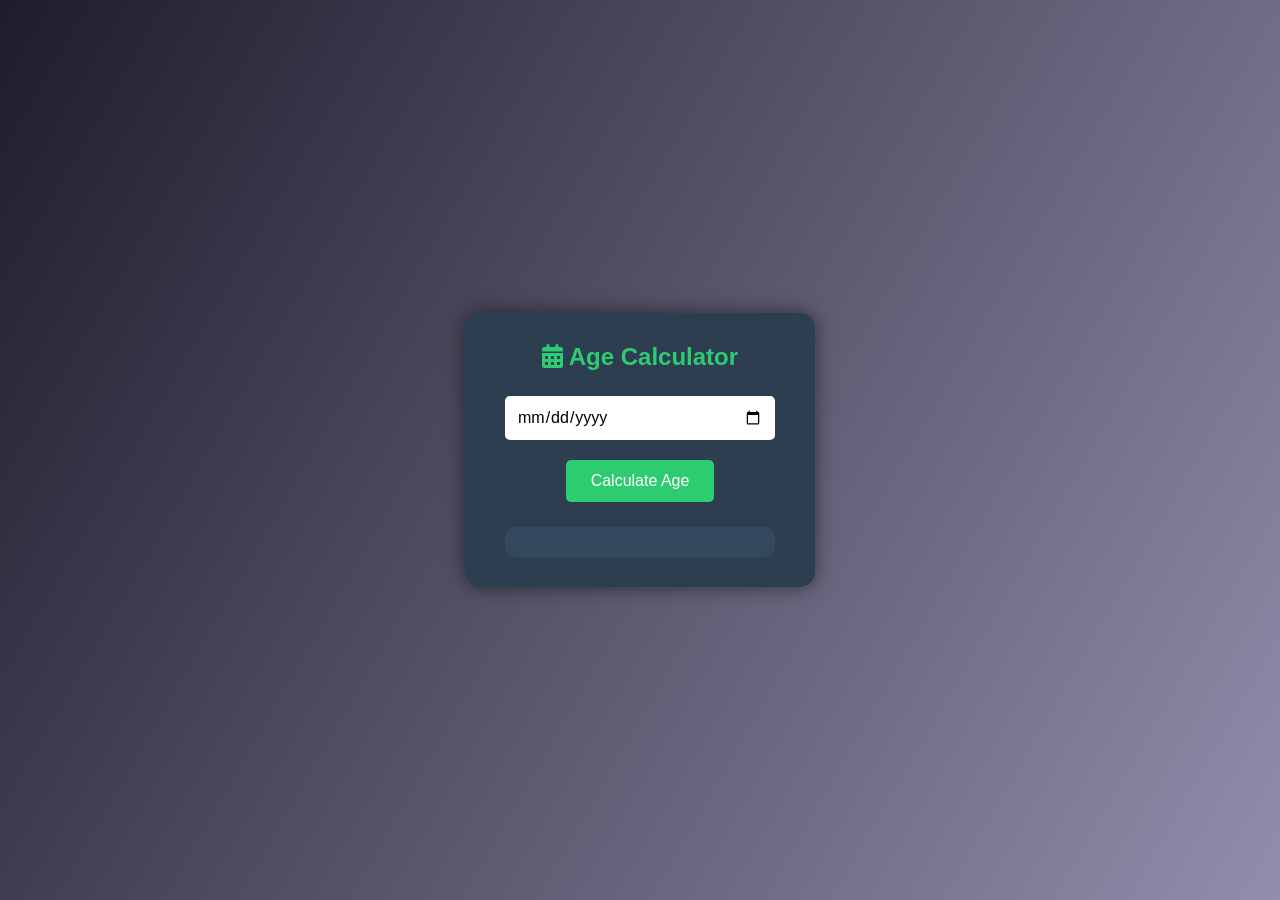
<file: Age Calculator/index.html>
<!DOCTYPE html>
<html lang="en">
  <head>
    <meta charset="UTF-8" />
    <meta name="viewport" content="width=device-width, initial-scale=1.0" />
    <title>Age Calculator</title>
    <link rel="stylesheet" href="https://cdnjs.cloudflare.com/ajax/libs/font-awesome/6.5.0/css/all.min.css"/>
    <link rel="stylesheet" href="style.css">
  </head>
  <body>
    <div class="container">
      <h2><i class="fas fa-calendar-alt"></i> Age Calculator</h2>
      <input type="date" id="dob" />
      <button onclick="calculateAge()">Calculate Age</button>

      <div class="result" id="result"></div>
    </div>

    <script src="script.js"></script>
  </body>
</html>
</file>
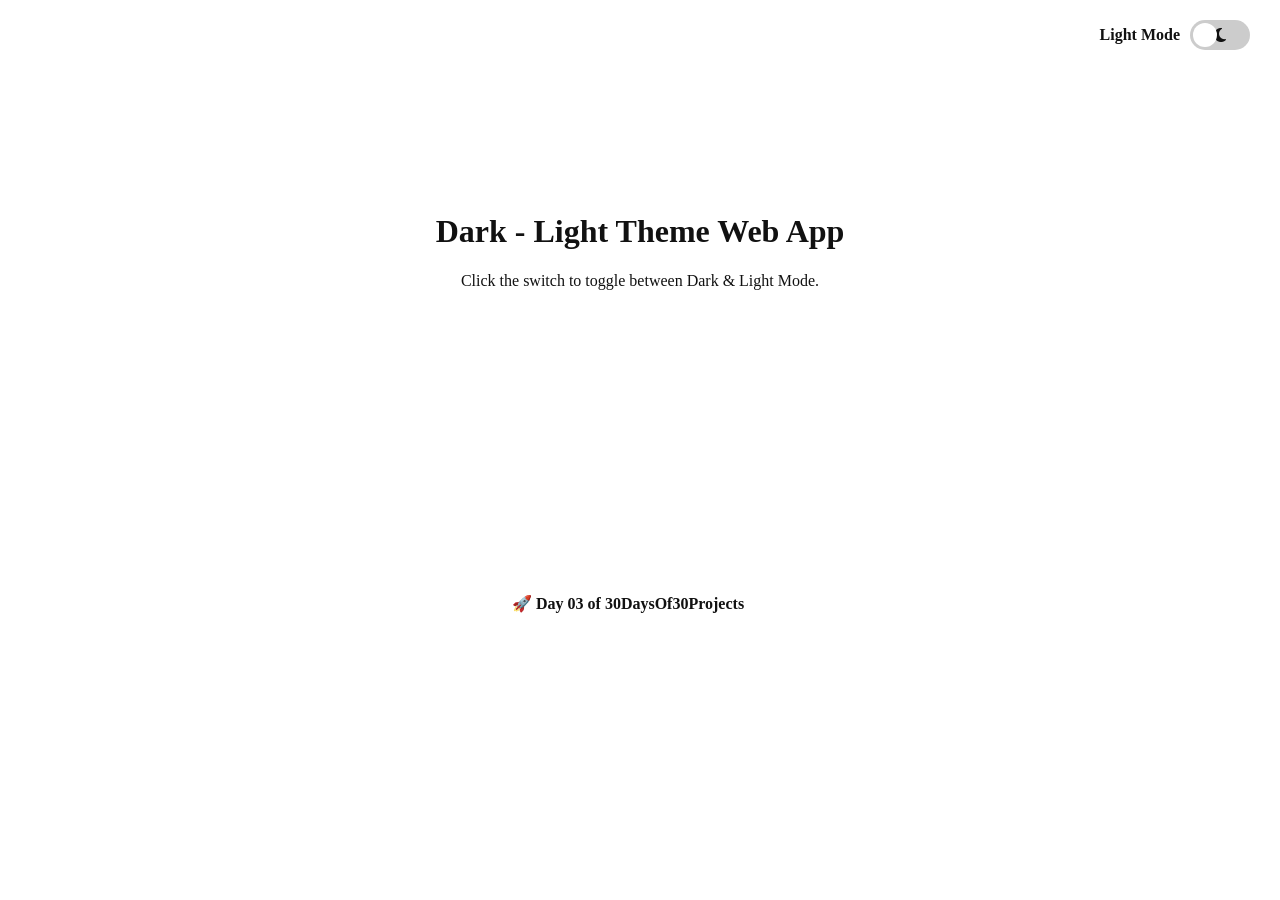
<file: Dark & Light Mode/index.html>
<!DOCTYPE html>
<html lang="en">
<head>
  <meta charset="UTF-8">
  <title>Dark/Light Mode Switcher</title>
  <link rel="stylesheet" href="style.css">
  <link rel="stylesheet" href="https://cdnjs.cloudflare.com/ajax/libs/font-awesome/6.5.0/css/all.min.css">
</head>
<body>
  <div class="theme-switch-wrapper">
    <span class="theme-label" id="theme-name">Light Mode</span>
    <label class="switch">
      <input type="checkbox" id="theme-toggle">
      <span class="slider round"><i id="theme-icon" class="fas fa-moon"></i></span>
    </label>
  </div>

  <div class="container">
    <h1>Dark - Light Theme Web App</h1>
    <p>Click the switch to toggle between Dark & Light Mode.</p>
    <p class="day" id="day">🚀 Day 03 of 30DaysOf30Projects</p>
  </div>

  <script src="script.js"></script>
</body>
</html>
</file>
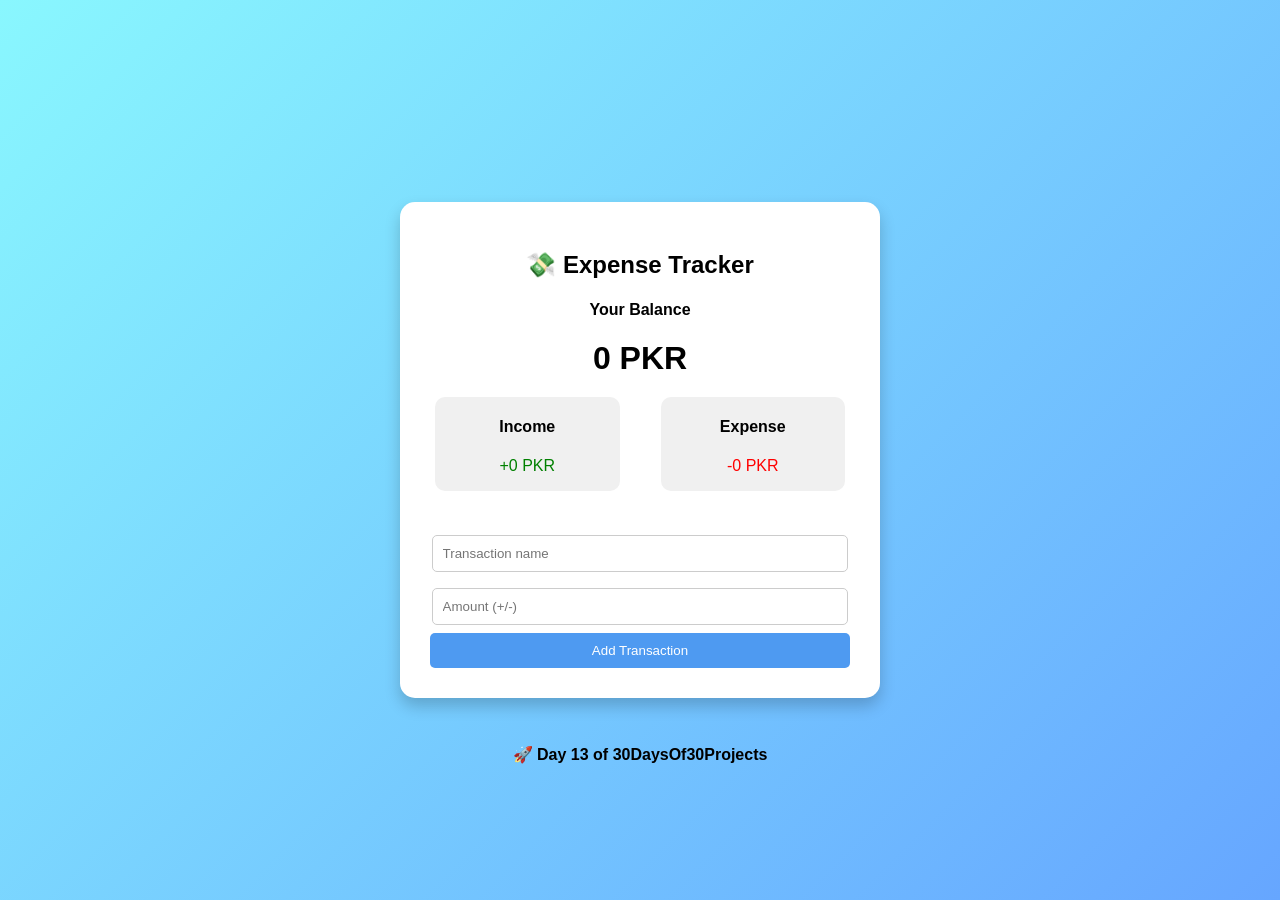
<file: Expense Tracker/index.html>
<!DOCTYPE html>
<html lang="en">
  <head>
    <meta charset="UTF-8" />
    <meta name="viewport" content="width=device-width, initial-scale=1.0" />
    <title>Expense Tracker</title>
    <link rel="stylesheet" href="style.css" />
  </head>
  <body>
    <h2 class="day">🚀 Day 13 of 30DaysOf30Projects</h2>

    <div class="container">
      <h2>💸 Expense Tracker</h2>

      <div class="balance-section">
        <h4>Your Balance</h4>
        <h1 id="balance">0 PKR</h1>
      </div>

      <div class="inc-exp">
        <div>
          <h4>Income</h4>
          <p id="income">+0 PKR</p>
        </div>
        <div>
          <h4>Expense</h4>
          <p id="expense">-0 PKR</p>
        </div>
      </div>

      <ul id="history" class="history-list">
        <!-- Transactions appear here -->
      </ul>

      <form id="transaction-form">
        <input type="text" id="desc" placeholder="Transaction name" required />
        <input type="number" id="amt" placeholder="Amount (+/-)" required />
        <button type="submit">Add Transaction</button>
      </form>
    </div>

    <script src="script.js"></script>
  </body>
</html>
</file>
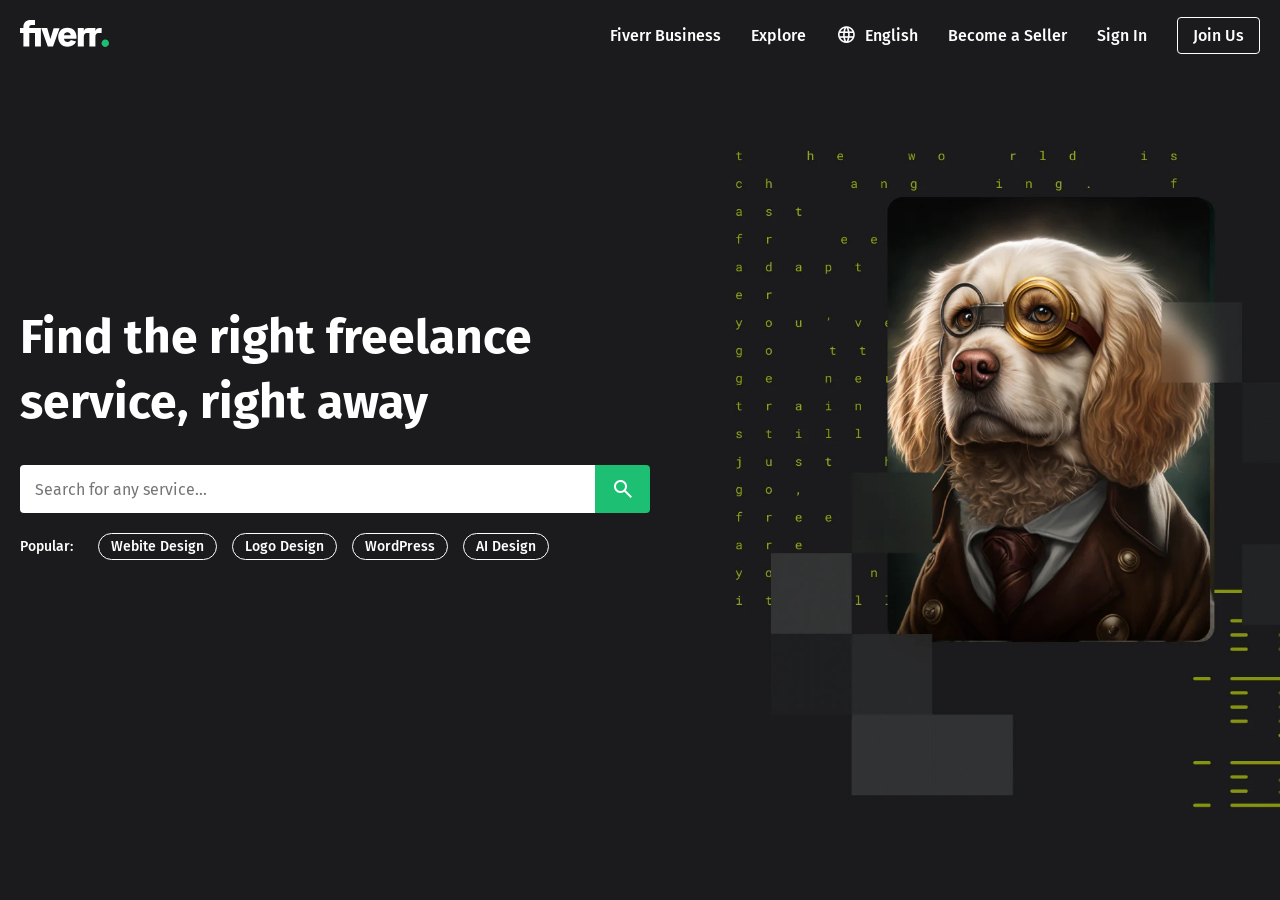
<file: Fiverr Landing Page Clone/index.html>
<!DOCTYPE html>
<html lang="en">
<head>
  <meta charset="UTF-8">
  <meta name="viewport" content="width=device-width, initial-scale=1.0">
  <title>Fiverr Landing Page Clone</title>
  
  <!-- Icon Link -->
  <link rel="stylesheet" href="https://fonts.googleapis.com/css2?family=Material+Symbols+Outlined:opsz,wght,FILL,GRAD@48,400,0,0">
  <link rel="stylesheet" href="style.css">
</head>
<body>

  <header>
    <nav class="navbar">
      
      <a href="#" class="logo">
        <img src="images/logo.svg" alt="Fiver Logo">
      </a>
      
      <ul class="menu-links">
        <li><a href="#">Fiverr Business</a></li>
        <li><a href="#" >Explore</a></li>
        <li class="language-item">
         <a href="#"> <span class="material-symbols-outlined">language</span>English</a>
        </li>
        <li><a href="#">Become a Seller</a></li>
        <li><a href="#">Sign In</a></li>
        <li class="join-btn"><a href="#">Join Us</a></li>
        <span id="close-menu-btn" class="material-symbols-outlined">X</span>
      </ul>

      <span id="hamburger-btn" class="material-symbols-outlined">menu</span>
    </nav>
  </header>

  <section class="hero-section">
    <div class="content">
      <h1>Find the right freelance service, right away</h1>
      
      <form action="#" class="search-form">
        <input type="text" placeholder="Search for any service..." required>
        <button class="material-symbols-outlined" type="sumbit">search</button>
      </form>

      <div class="popular-tags">
        Popular:
        <ul class="tags">
          <li><a href="#">Webite Design</a></li>
          <li><a href="#">Logo Design</a></li>
          <li><a href="#">WordPress</a></li>
          <li><a href="#">AI Design</a></li>
        </ul>
      </div>
    </div>
  </section>

  <script src="script.js"></script>
</body>
</html>
</file>
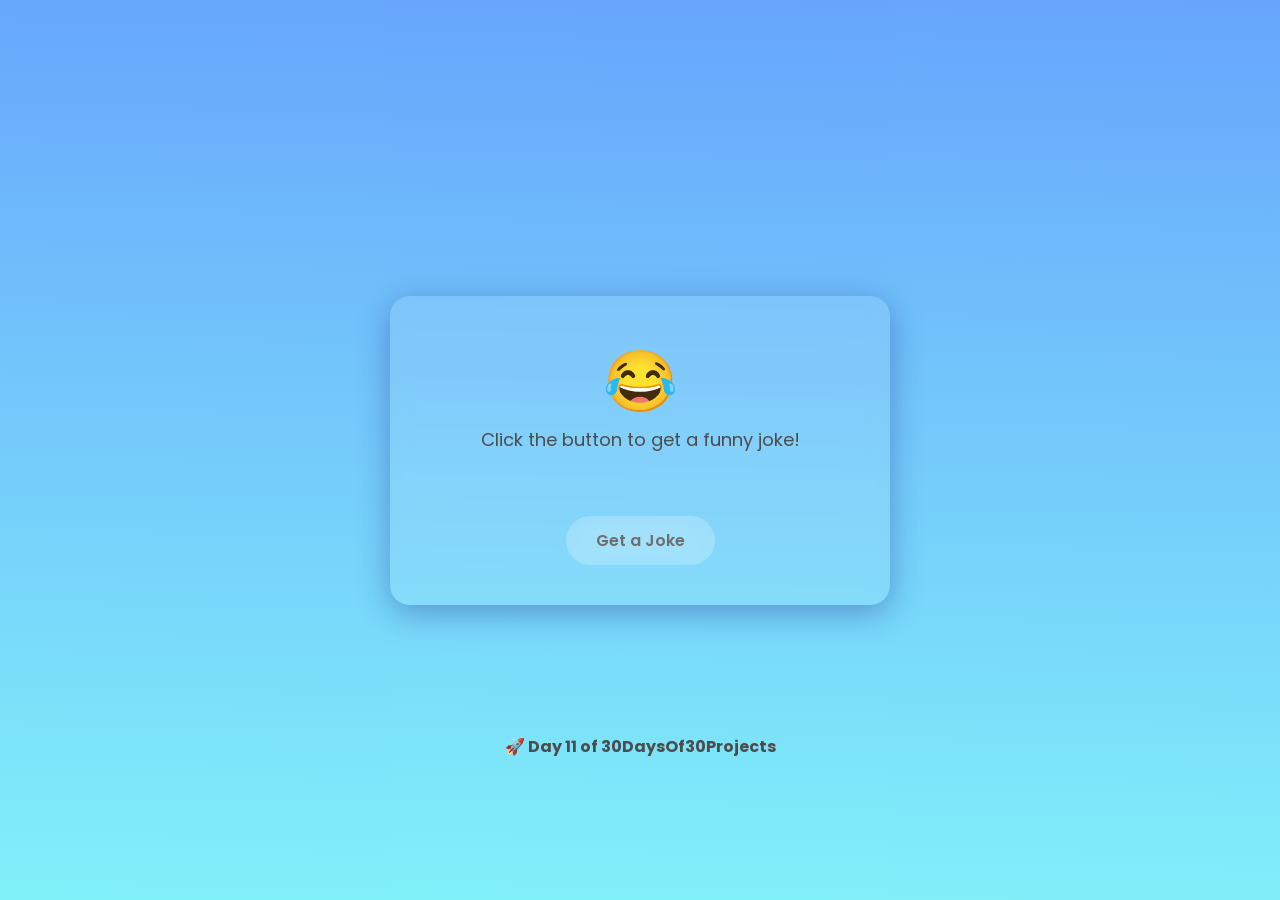
<file: Generate Jokes - API/index.html>
<!DOCTYPE html>
<html lang="en">
<head>
    <title>Joke Generator</title>
    <link rel="stylesheet" href="style.css">
    <link href="https://fonts.googleapis.com/css2?family=Poppins:wght@400;600&display=swap" rel="stylesheet">
</head>
<body>
    <h2 class="day">🚀 Day 11 of 30DaysOf30Projects</h2>

    <div class="container">
        <div class="panel">
            <span class="emoji">😂</span>
            <p id="jokePera">Click the button to get a funny joke!</p>
            <button id="btn">Get a Joke</button>
        </div>
    </div>

    <script src="script.js"></script>
</body>
</html>
</file>
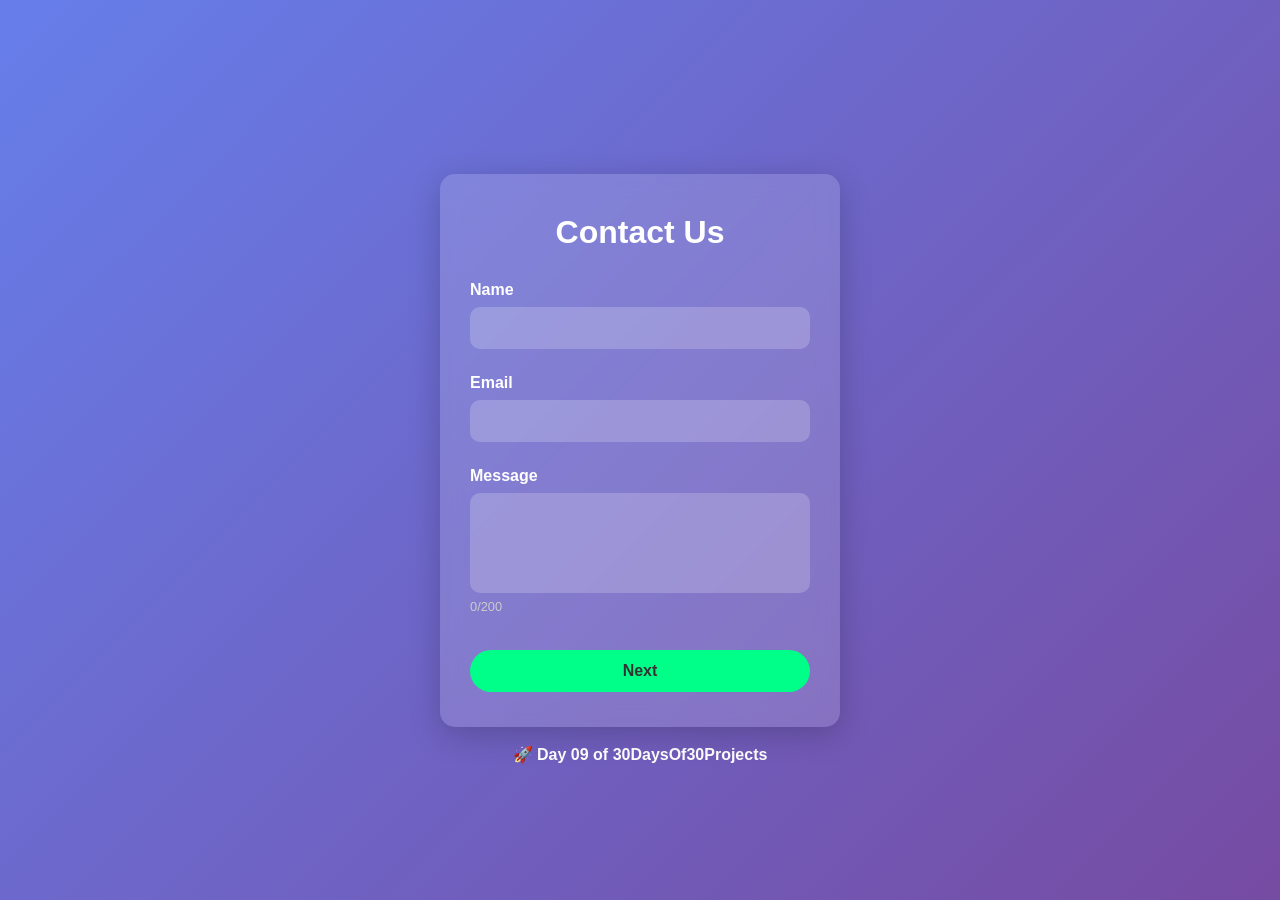
<file: Login Form/index.html>
<!DOCTYPE html>
<html lang="en">
<head>
  <meta charset="UTF-8" />
  <meta name="viewport" content="width=device-width, initial-scale=1.0" />
  <title>Contact Form</title>
  <link rel="stylesheet" href="style.css" />
</head>
<body>
  <h2 class="day">🚀 Day 09 of 30DaysOf30Projects</h2>

  <div class="form-container">
    <form id="contactForm">
      <h2 class="form-title">Contact Us</h2>

      <!-- Step 1 -->
      <div class="form-step" id="step1">
        <div class="input-group">
          <label for="name">Name</label>
          <input type="text" id="name" required />
          <small class="error" id="nameError"></small>
        </div>

        <div class="input-group">
          <label for="email">Email</label>
          <input type="email" id="email" required />
          <small class="error" id="emailError"></small>
        </div>

        <div class="input-group">
          <label for="message">Message</label>
          <textarea id="message" maxlength="200" required></textarea>
          <small class="counter"><span id="charCount">0</span>/200</small>
          <small class="error" id="messageError"></small>
        </div>

        <button type="button" class="next-btn">Next</button>
      </div>

      <!-- Step 2 Captcha & Submit -->
      <div class="form-step" id="step2" style="display: none">
        <div class="input-group">
          <label id="captchaQuestion">Solve: 0 + 0 = ?</label>
          <input type="text" id="captchaAnswer" required />
          <small class="error" id="captchaError"></small>
        </div>

        <div class="buttons">
          <button type="button" class="back-btn">Back</button>
          <button type="submit" id="submitBtn">Submit</button>
        </div>
      </div>

      <div class="loading" id="loading" style="display: none"> ⏳ Sending... </div>
    </form>
  </div>

  <!-- Success -->
  <div class="modal" id="successModal">
    <div class="modal-content">
      <p>✅ Message Sent Successfully!</p>
      <button onclick="closeModal()">Close</button>
    </div>
  </div>

  <script src="script.js"></script>
</body>
</html>
</file>
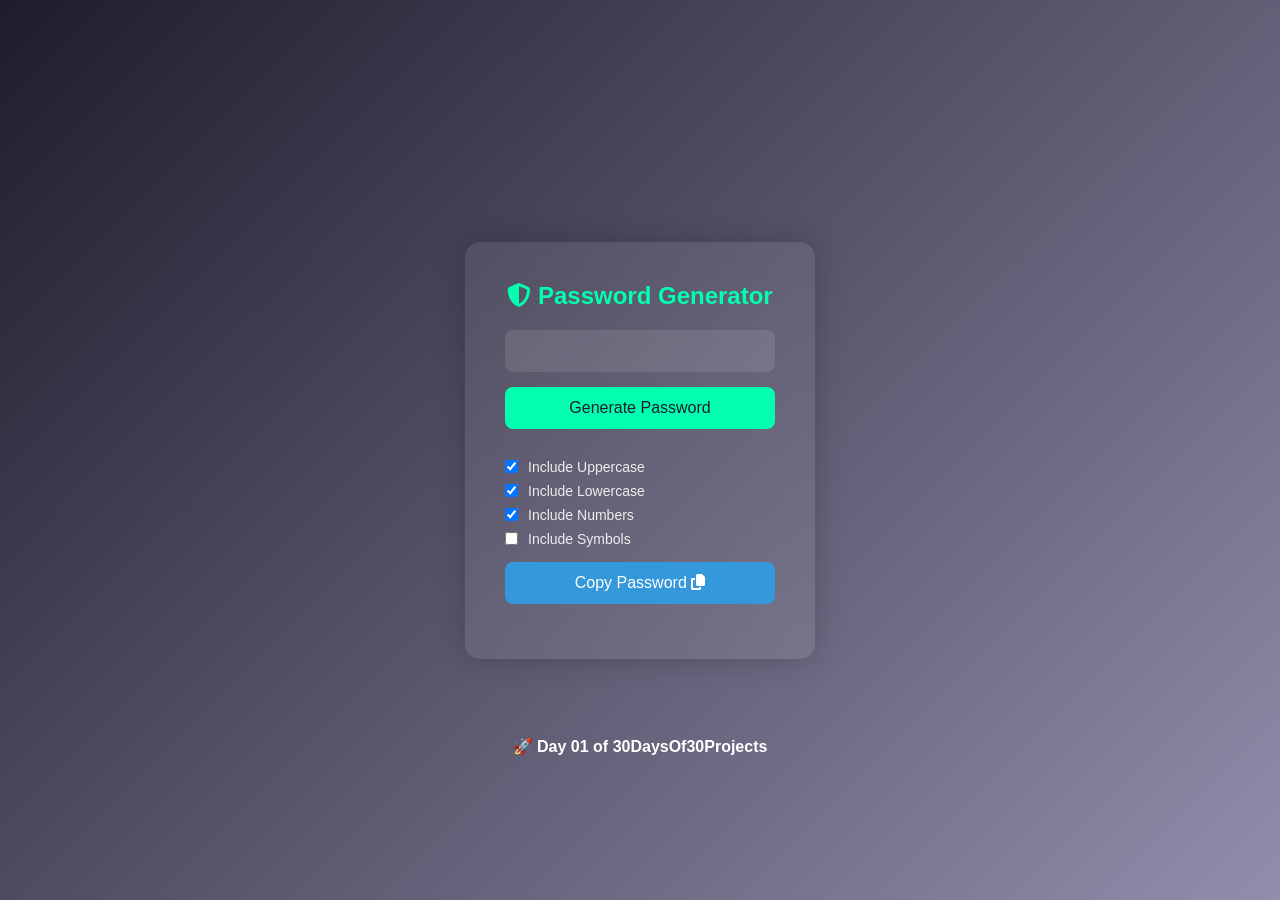
<file: Password Generator/index.html>
<!DOCTYPE html>
<html lang="en">
  <head>
    <meta charset="UTF-8" />
    <link rel="stylesheet" href="style.css" />
    <link rel="stylesheet" href="https://cdnjs.cloudflare.com/ajax/libs/font-awesome/6.5.0/css/all.min.css">  
    <title>Password Generator</title>
  </head>
  <body>
    <h2 class="day">🚀 Day 01 of 30DaysOf30Projects</h2>
    
    <div class="container">
      
      <h2><i class="fas fa-shield-alt"></i> Password Generator</h2>
      <input type="text" id="password" readonly />
      <button class="btn" onclick="generate_password()">Generate Password</button>
      
      <div class="options">
        <label><input type="checkbox" id="upper" checked /> Include Uppercase</label>
        <label><input type="checkbox" id="lower" checked /> Include Lowercase</label>
        <label><input type="checkbox" id="number" checked /> Include Numbers</label>
        <label><input type="checkbox" id="symbol" /> Include Symbols</label>
      </div>
  
      <button class="btn copy-btn" onclick="copy_password()">Copy Password <i class="fas fa-copy"></i></button>
      
    </div>
    <script src="script.js"></script>
</body>    
</html>
</file>
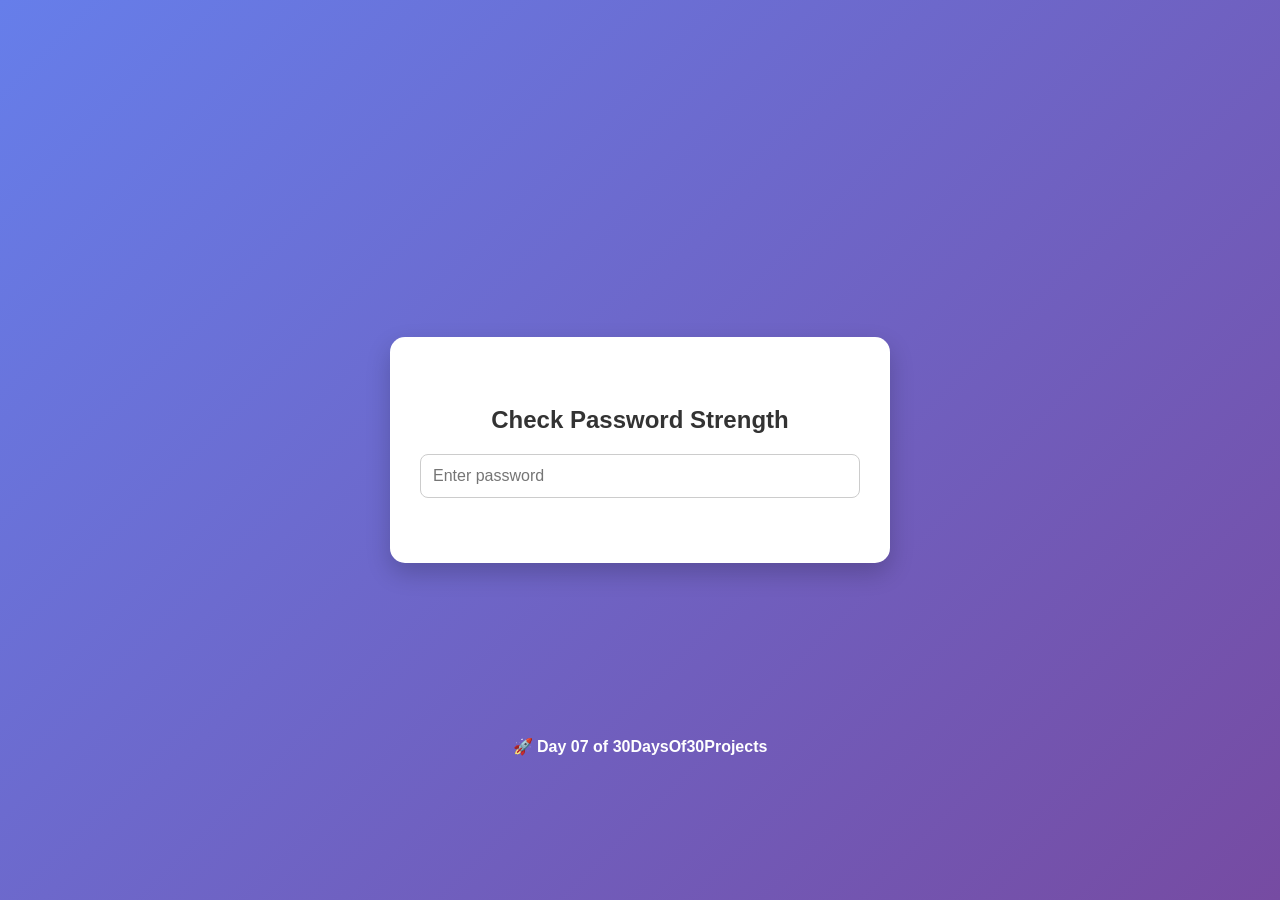
<file: Password Strength Checker/index.html>
<!DOCTYPE html>
<html lang="en">
  <head>
    <meta charset="UTF-8" />
    <meta name="viewport" content="width=device-width, initial-scale=1.0" />
    <link rel="stylesheet" href="style.css" />
    <title>Password Strength Checker</title>
  </head>
  <body>
    <h2 class="day">🚀 Day 07 of 30DaysOf30Projects</h2>

    <div class="container">
      <h2>Check Password Strength</h2>
      <input type="password" id="password" placeholder="Enter password" oninput="checkStrength()" />
      <div id="strengthText" class="strength"></div>
    </div>
    
    <script src="script.js"></script>
  </body>
</html>
</file>
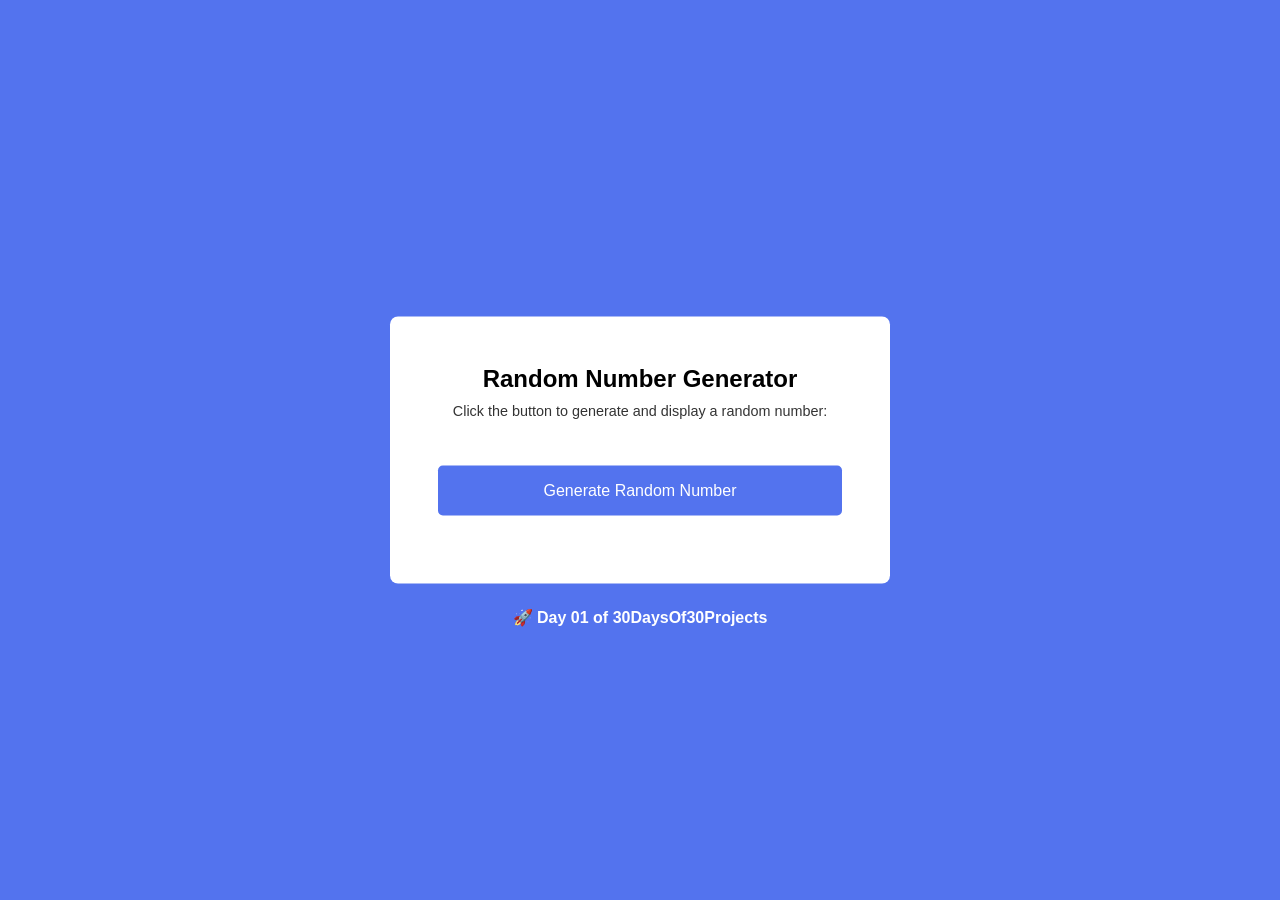
<file: Random Number Generator/index.html>
<!DOCTYPE html>
<html lang="en">
  <head>
    <meta name="viewport" content="width=device-width, initial-scale=1.0" />
    <title>Random Number Generator</title>
    <link rel="stylesheet" href="style.css" />
  </head>
  <body>
    <h2 class="day">🚀 Day 01 of 30DaysOf30Projects</h2>

    <div class="container">
      <h2>Random Number Generator</h2>
      <p>Click the button to generate and display a random number:</p>

      <button id="generateButton">Generate Random Number</button>
      <p id="result"></p>
    </div>
    <script src="script.js"></script>
  </body>
</html>
</file>
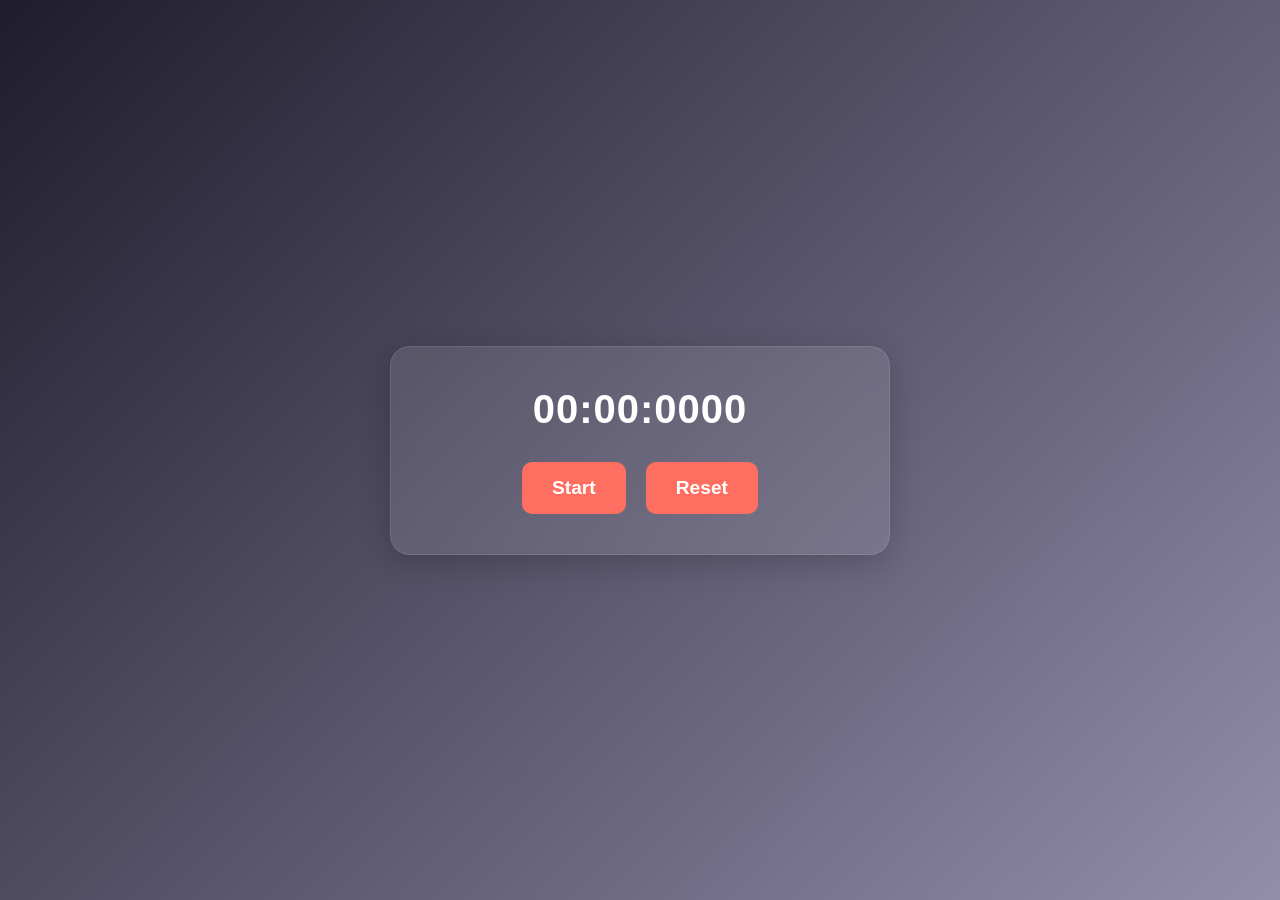
<file: Stop Watch/index.html>
<!DOCTYPE html>
<html lang="en">
<head>
  <meta charset="UTF-8" />
  <meta name="viewport" content="width=device-width, initial-scale=1.0"/>
  <title>Stop Watch</title>
  <link rel="stylesheet" href="style.css" />
</head>
<body>

  <div class="container">
    <div class="watch">
      <div class="dis">
        <h1 id="display">00:00:0000</h1>
      </div>
      <div class="buttons">
        <button id="start">Start</button>
        <button id="reset">Reset</button>
      </div>
    </div>
  </div>

  <script src="script.js"></script>
</body>
</html>
</file>
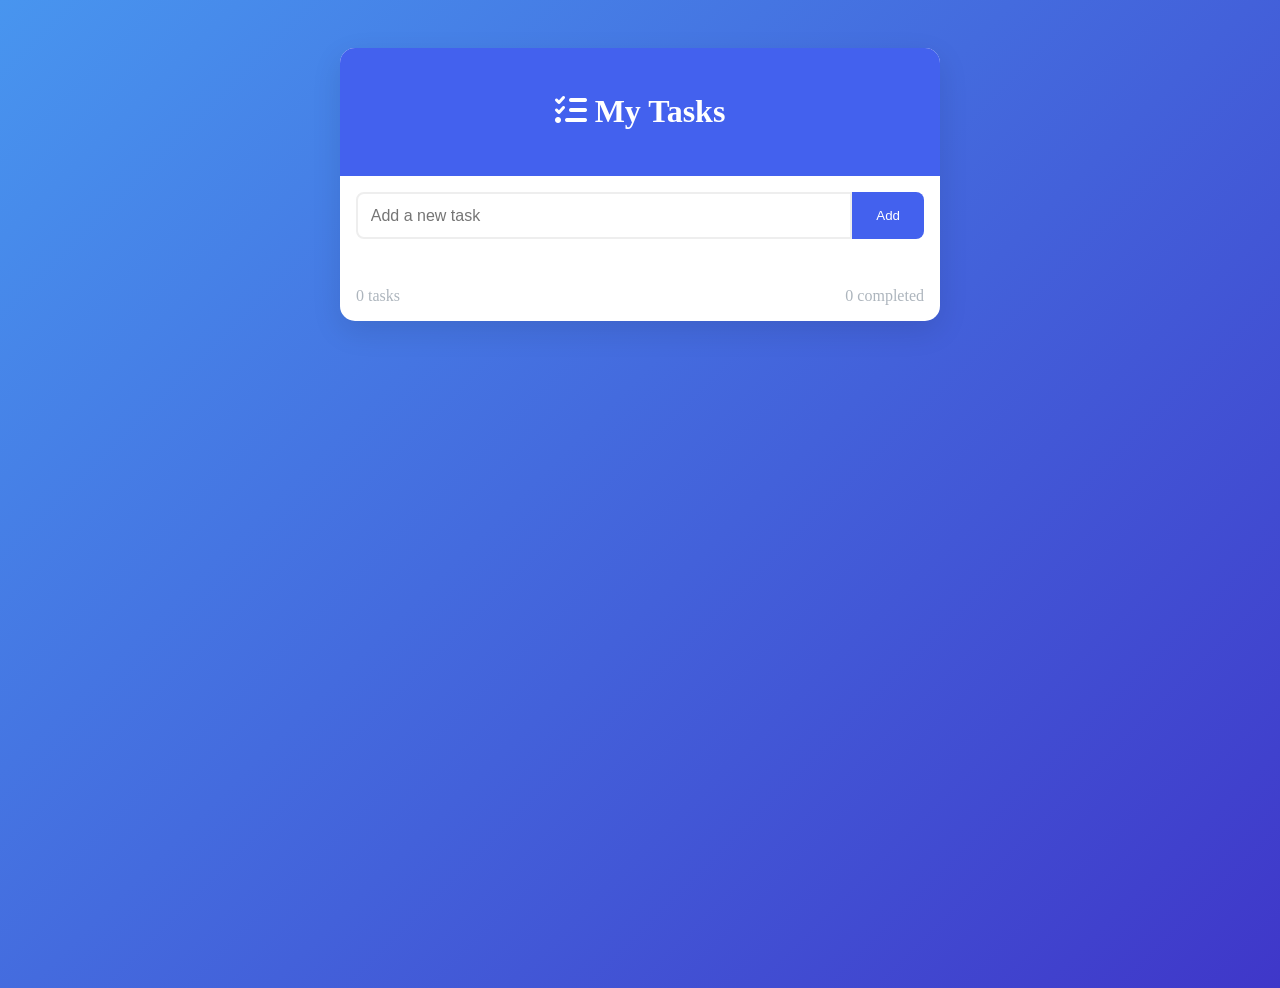
<file: To-Do List App/index.html>
<!DOCTYPE html>
<html lang="en">
<head>
    <meta charset="UTF-8">
    <meta name="viewport" content="width=device-width, initial-scale=1.0">
    <title>Simple To-Do List</title>
    <link rel="stylesheet" href="https://cdnjs.cloudflare.com/ajax/libs/font-awesome/6.4.0/css/all.min.css">
    <link rel="stylesheet" href="style.css">
</head>
<body>

    <div class="container">
        <div class="header">
            <h1><i class="fas fa-tasks"></i> My Tasks</h1>
        </div>
        
        <div class="input-container">
            <input type="text" id="taskInput" placeholder="Add a new task">
            <button id="addTaskBtn">Add</button>
        </div>
        
        <ul class="todo-list" id="todoList"></ul>
        
        <div class="task-count">
            <span id="totalTasks">0 tasks</span>
            <span id="completedTasks">0 completed</span>
        </div>
    </div>

    <script src="script.js"></script>
</body>
</html>
</file>
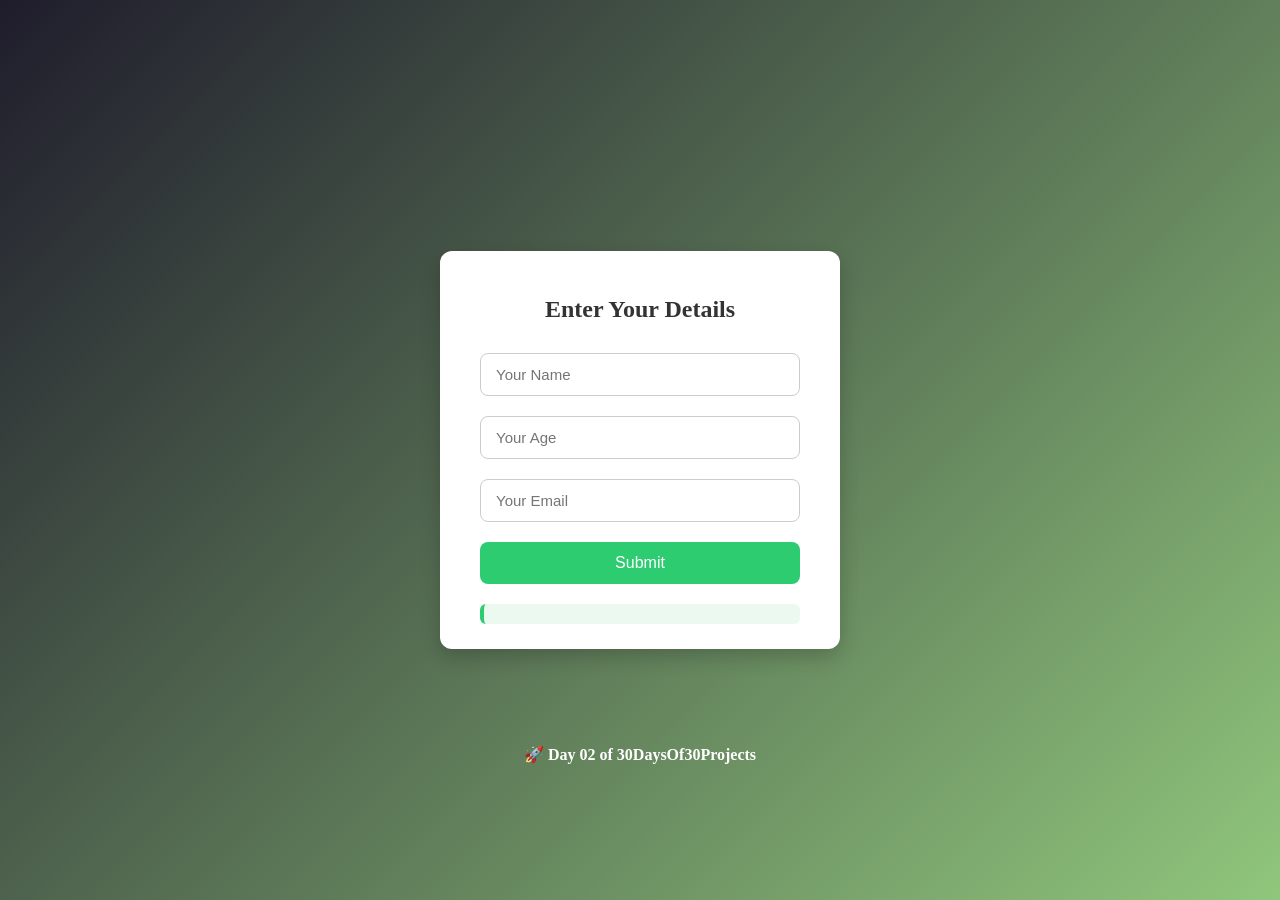
<file: User Data Form/index.html>
<!DOCTYPE html>
<html lang="en">
<head>
  <meta charset="UTF-8">
  <title>User Data Form</title>
  <link rel="stylesheet" href="style.css">
</head>
<body>
  <h2 class="day">🚀 Day 02 of 30DaysOf30Projects</h2>
  
  <div class="wrapper">
    <div class="form-box">
      <h2>Enter Your Details</h2>
      <form id="userForm">
        <input type="text" id="name" placeholder="Your Name" required>
        <input type="number" id="age" placeholder="Your Age" required>
        <input type="email" id="email" placeholder="Your Email" required>
        <button type="submit">Submit</button>
      </form>
      <div id="submittedData" class="output"></div>
    </div>
  </div>
  
  <script src="script.js"></script>
</body>
</html>
</file>
<file: Age Calculator/style.css>
* {
  margin: 0;
  padding: 0;
  box-sizing: border-box;
  font-family: "Segoe UI", sans-serif;
}

body {
  background: linear-gradient(120deg, #1f1c2c, #928dab);
  height: 100vh;
  display: flex;
  justify-content: center;
  align-items: center;
  color: #fff;
}

.container {
  background: #2c3e50;
  padding: 30px 40px;
  border-radius: 15px;
  box-shadow: 0 0 20px rgba(0, 0, 0, 0.5);
  width: 350px;
  text-align: center;
  animation: fadeIn 1s ease-in-out;
}

@keyframes fadeIn {
  0% {
    opacity: 0;
    transform: translateY(-20px);
  }
  100% {
    opacity: 1;
    transform: translateY(0);
  }
}

h2 {
  margin-bottom: 25px;
  font-size: 24px;
  color: #2ecc71;
}

input[type="date"] {
  padding: 12px;
  width: 100%;
  border: none;
  border-radius: 5px;
  font-size: 16px;
  margin-bottom: 20px;
  outline: none;
}

button {
  background-color: #2ecc71;
  color: white;
  border: none;
  padding: 12px 25px;
  font-size: 16px;
  border-radius: 5px;
  cursor: pointer;
  transition: all 0.3s;
}

button:hover {
  background-color: #27ae60;
  transform: scale(1.05);
}

.result {
  margin-top: 25px;
  background: #34495e;
  padding: 15px;
  border-radius: 10px;
  font-size: 16px;
}

.result span {
  display: block;
  margin: 8px 0;
  font-weight: bold;
  color: #f1c40f;
}
</file>
<file: Dark & Light Mode/style.css>
:root {
  --bg-color: #ffffff;
  --text-color: #111111;
  --accent-color: #2ecc71;
}

body {
  margin: 0;
  font-family: 'Segoe UI';
  background: var(--bg-color);
  color: var(--text-color);
  transition: all 0.5s ease;
}

.container {
  text-align: center;
  padding-top: 15%;
}

.theme-switch-wrapper {
  position: absolute;
  top: 20px;
  right: 30px;
  display: flex;
  align-items: center;
  gap: 10px;
}

.theme-label {
  font-size: 16px;
  font-weight: bold;
}

.switch {
  position: relative;
  display: inline-block;
  width: 60px;
  height: 30px;
}

.switch input {
  opacity: 0;
  width: 0;
  height: 0;
}

.slider {
  background-color: #ccc;
  border-radius: 34px;
  position: absolute;
  top: 0;
  left: 0;
  right: 0;
  bottom: 0;
  transition: 0.4s;
  display: flex;
  align-items: center;
  justify-content: center;
}

.slider:before {
  content: "";
  position: absolute;
  height: 24px;
  width: 24px;
  left: 3px;
  bottom: 3px;
  background-color: white;
  transition: 0.4s;
  border-radius: 50%;
}

input:checked + .slider {
  background-color: var(--accent-color);
}

input:checked + .slider:before {
  transform: translateX(30px);
}

.slider.round {
  border-radius: 34px;
}

body.dark-mode {
  --bg-color: #111;
  --text-color: #f1f1f1;
}

body.light-mode #day {
  color: black;
}

body.dark-mode #day {
  color: white;
}

.day {
  position: absolute;
  font-size: 1rem;
  font-weight: 700;
  text-align: center;
  margin: 18rem 0 0 32rem;
}
</file>
<file: Expense Tracker/style.css>
body {
  margin: 0;
  font-family: Arial, sans-serif;
  background: linear-gradient(135deg, #89f7fe, #66a6ff);
  display: flex;
  justify-content: center;
  align-items: center;
  height: 100vh;
}

.container {
  background: #fff;
  padding: 30px;
  width: 420px;
  border-radius: 15px;
  box-shadow: 0 8px 16px rgba(0,0,0,0.2);
  text-align: center;
}

h2 {
  margin-bottom: 20px;
}

.balance-section h1 {
  margin: 10px 0;
}

.inc-exp {
  display: flex;
  justify-content: space-between;
  margin: 20px 5px;
}

.inc-exp div {
  width: 45%;
  padding: 10px -1px;
  background: #f0f0f0;
  border-radius: 10px;
}

#income {
  color: green;
}

#expense {
  color: red;
}

.history-list {
  list-style: none;
  padding: 0;
  max-height: 120px;
  overflow-y: auto;
}

.history-list li {
  background: #f9f9f9;
  margin: 8px 0;
  padding: 8px 12px;
  border-left: 5px solid;
  display: flex;
  justify-content: space-between;
  border-radius: 5px;
}

.history-list li.income {
  border-color: green;
}

.history-list li.expense {
  border-color: red;
}

form input {
  width: 94%;
  padding: 10px;
  margin: 8px 0;
  border-radius: 5px;
  border: 1px solid #ccc;
}

form button {
  width: 100%;
  padding: 10px;
  background: #4e9af1;
  color: white;
  border: none;
  border-radius: 5px;
  cursor: pointer;
}

form button:hover {
  background: #3b82d0;
}

.day {
  position: absolute;
  color: black;
  font-size: 1rem;
  text-align: center;
  width: 100%;
  margin: 38rem auto 0;
}
</file>
<file: Fiverr Landing Page Clone/style.css>
/* Fonts */
@import url('https://fonts.googleapis.com/css2?family=Fira+Sans:wght@300;400;500;600;700&display=swap');

* {
  margin: 0;
  padding: 0;
  box-sizing: border-box;
  font-family: 'Fira Sans';
}


body {
  background: #1B1B1D;
}

header {
  position: fixed;
  left: 0;
  top: 0;
  width: 100%;
  padding: 20px;
  z-index: 10;
}

header .navbar {
  max-width: 1279px;
  margin: 0 auto;
  display: flex;
  justify-content: space-between;
  align-items: center;
}

.navbar .menu-links {
  display: flex;
  align-items: center;
  list-style: none;
  gap: 30px;
}

.navbar .menu-links li a {
  color: #fff;
  font-weight: 500;
  text-decoration: none;
  transition: 0.2s ease;
}

.navbar .menu-links .language-item a {
  display: flex;
  gap: 8px;
  align-items: center;
}

.navbar .menu-links .language-item span {
  font-size: 1.3rem;
}

.navbar .menu-links li a:hover {
  color: #1dbf73;
}

.navbar .menu-links .join-btn a {
  border: 1px solid #fff;
  padding: 8px 15px;
  border-radius: 4px;
}

.navbar .menu-links .join-btn a:hover {
  color: #fff;
  border-color: transparent;
  background: #1dbf73;
}

.hero-section {
  height: 100vh;
  background-image: url("images/hero-img.jpg");
  background-position: center;
  background-size: cover;
  position: relative;
  display: flex;
  padding: 0 20px;
  align-items: center;
}

.hero-section .content {
  max-width: 1279px;
  width: 100%;
  margin: 0 auto 40px;
}

.hero-section .content h1 {
  color: #fff;
  font-size: 3rem;
  max-width: 630px;
  line-height: 65px;
}

.hero-section .search-form {
  height: 48px;
  display: flex;
  max-width: 630px;
  margin-top: 30px;
}

.hero-section .search-form input {
  height: 100%;
  width: 100%;
  border: none;
  outline: none;
  padding: 0 15px;
  font-size: 1rem;
  border-radius: 4px 0 0 4px;
}

.hero-section .search-form button {
  height: 100%;
  width: 60px;
  border: none;
  outline: none;
  cursor: pointer;
  background: #1dbf73;
  color: #fff;
  border-radius: 0 4px 4px 0;
  transition: background 0.2s ease;
}

.hero-section .search-form button:hover {
  background: #19a463;
}

.hero-section .popular-tags {
  display: flex;
  color: #fff;
  gap: 25px;
  font-size: 0.875rem;
  font-weight: 500;
  margin-top: 25px;
}

.hero-section .popular-tags .tags {
  display: flex;
  gap: 15px;
  align-items: center;
  list-style: none;
}

.hero-section .tags li a {
  text-decoration: none;
  color: #fff;
  border: 1px solid #fff;
  padding: 4px 12px;
  border-radius: 50px;
  transition: 0.2s ease;
}

.hero-section .tags li a:hover {
  color: #000;
  background: #fff;
}

.navbar #hamburger-btn {
  color: #fff;
  cursor: pointer;
  display: none;
  font-size: 1.7rem;
}

.navbar #close-menu-btn {
  position: absolute;
  display: none;
  color: #000;
  top: 20px;
  right: 20px;
  cursor: pointer;
  font-size: 1.7rem;
}


/* Responsiveness */
@media screen and (max-width: 900px) {
  header.show-mobile-menu::before {
    content: "";
    height: 100%;
    width: 100%;
    position: fixed;
    left: 0;
    top: 0;
    backdrop-filter: blur(5px);
  }

  .navbar .menu-links {
    height: 100vh;
    max-width: 300px;
    width: 100%;
    background: #fff;
    position: fixed;
    left: -300px;
    top: 0;
    display: block;
    padding: 75px 40px 0;
    transition: left 0.2s ease;
  }

  header.show-mobile-menu .navbar .menu-links {
    left: 0;
  }

  .navbar .menu-links li {
    margin-bottom: 30px;
  }

  .navbar .menu-links li a {
    color: #000;
    font-size: 1.1rem;
  }

  .navbar .menu-links .join-btn a {
    padding: 0;
  }

  .navbar .menu-links .join-btn a:hover {
    color: #1dbf73;
    background: none;
  }

  .navbar :is(#close-menu-btn, #hamburger-btn) {
    display: block;
  }

  .hero-section {
    background: none;
  }

  .hero-section .content {
    margin: 0 auto 80px;
  }

  .hero-section .content :is(h1, .search-form) {
    max-width: 100%;
  }

  .hero-section .content h1 {
    text-align: center;
    font-size: 2.5rem;
    line-height: 55px;
  }

  .hero-section .search-form {
    display: block;
    margin-top: 20px;
  }

  .hero-section .search-form input {
    border-radius: 4px;
  }
  
  .hero-section .search-form button {
    margin-top: 10px;
    border-radius: 4px;
    width: 100%;
  }

  .hero-section .popular-tags {
    display: none;
  }
}
</file>
<file: Generate Jokes - API/style.css>
* {
    margin: 0;
    padding: 0;
    box-sizing: border-box;
    font-family: 'Poppins', sans-serif;
}

body, html {
    height: 100%;
    background: linear-gradient(1deg, #81f1f9, #67a5fc);
    display: flex;
    justify-content: center;
    align-items: center;
}

.container {
    backdrop-filter: blur(10px);
    background: rgba(255, 255, 255, 0.1);
    border-radius: 20px;
    padding: 40px;
    box-shadow: 0 8px 32px rgba(31, 38, 135, 0.37);
    text-align: center;
    width: 50rem;
    max-width: 500px;
}

.emoji {
    font-size: 60px;
    margin-bottom: 20px;
}

#jokePera {
    color: #4c4c4c;
    font-size: 18px;
    margin-bottom: 30px;
    min-height: 60px;
    transition: all 0.3s ease;
}

button {
    background: #ffffff30;
    border: none;
    padding: 12px 30px;
    border-radius: 50px;
    color: #6e6e6e;
    font-weight: 600;
    font-size: 16px;
    cursor: pointer;
    transition: 0.4s ease;
    backdrop-filter: blur(20px);
}

button:hover {
    background: rgba(115, 161, 185, 0.4);
    transform: scale(1.1);
}

.day {
    position: absolute;
    color: #4c4c4c;
    font-size: 1rem;
    text-align: center;
    margin: 37rem auto 0;
  }
</file>
<file: Login Form/style.css>
* {
  margin: 0;
  padding: 0;
  box-sizing: border-box;
  font-family: 'Poppins', sans-serif;
}

body {
  background: linear-gradient(135deg, #667eea, #764ba2);
  min-height: 100vh;
  display: flex;
  justify-content: center;
  align-items: center;
}

.form-container {
  background: rgba(255,255,255,0.15);
  padding: 40px 30px 35px;
  border-radius: 15px;
  backdrop-filter: blur(10px);
  box-shadow: 0 8px 32px rgba(0,0,0,0.2);
  width: 400px;
  position: relative;
}

.form-title {
  text-align: center;
  font-size: 2rem;
  color: #fff;
  margin-bottom: 30px;
}

.input-group {
  margin-bottom: 25px;
}

label {
  display: block;
  margin-bottom: 8px;
  font-weight: bold;
  color: #fff;
  font-size: 1rem;
}

input, textarea {
  width: 100%;
  padding: 12px 15px;
  background: rgba(255,255,255,0.2);
  border: none;
  border-radius: 10px;
  color: #fff;
  font-size: 1rem;
  outline: none;
}

textarea {
  resize: none;
  height: 100px;
}

input:focus, textarea:focus {
  border: 2px solid #00ff889f;
}

small.error {
  color: #ff4d4d;
  font-size: 0.8rem;
  display: block;
  margin-top: 5px;
}

small.counter {
  font-size: 0.8rem;
  color: #ccc;
  text-align: right;
  margin-top: 5px;
}

button {
  width: 100%;
  padding: 12px;
  border: none;
  background: #00ff88;
  color: #333;
  font-weight: bold;
  font-size: 1rem;
  border-radius: 30px;
  margin-top: 10px;
  cursor: pointer;
  transition: all 0.3s;
}

button:hover {
  background: #00e676;
}

.loading {
  text-align: center;
  color: white;
  margin-top: 20px;
}

/* Modal */
.modal {
  position: fixed;
  top: 0; left: 0;
  width: 100%;
  height: 100%;
  background: rgba(0,0,0,0.6);
  display: none;
  justify-content: center;
  align-items: center;
}

.modal-content {
  background: white;
  padding: 30px;
  border-radius: 10px;
  text-align: center;
}

.modal-content p {
  margin-bottom: 20px;
  font-weight: bold;
  font-size: 1.2rem;
}

.day {
  position: absolute;
  color: white;
  font-size: 1rem;
  text-align: center;
  margin: 38rem auto 0;
}
</file>
<file: Password Generator/style.css>
* {
  margin: 0;
  padding: 0;
  box-sizing: border-box;
  font-family: "Segoe UI", sans-serif;
}

body {
  background: linear-gradient(135deg, #1f1c2c, #928dab);
  height: 100vh;
  display: flex;
  justify-content: center;
  align-items: center;
}

.container {
  background: rgba(255, 255, 255, 0.08);
  backdrop-filter: blur(15px);
  border-radius: 15px;
  padding: 40px;
  width: 350px;
  box-shadow: 0 0 30px rgba(0, 0, 0, 0.2);
  color: #fff;
  text-align: center;
}

h2 {
  font-size: 24px;
  margin-bottom: 20px;
  color: #00ffae;
}

input[type="text"] {
  width: 100%;
  padding: 12px;
  border: none;
  border-radius: 8px;
  font-size: 16px;
  margin-bottom: 15px;
  background: rgba(255, 255, 255, 0.1);
  color: white;
  text-align: center;
}

.btn {
  background: #00ffae;
  color: #1f1c2c;
  padding: 12px 20px;
  font-size: 16px;
  border: none;
  border-radius: 8px;
  margin-bottom: 15px;
  cursor: pointer;
  transition: all 0.3s ease;
  width: 100%;
}

.btn:hover {
  background: #00ddb4;
  transform: scale(1.02);
}

.options {
  display: flex;
  flex-direction: column;
  align-items: flex-start;
  margin: 15px 0;
  gap: 8px;
  font-size: 14px;
}

.options label {
  display: flex;
  align-items: center;
  gap: 10px;
  color: #eee;
}

.copy-btn {
  background: #3498db;
  color: white;
}

.copy-btn:hover {
  background: #2980b9;
}

@media screen and (max-width: 400px) {
  .container {
    width: 90%;
  }
}

.day {
  position: absolute;
  color: white;
  font-size: 1rem;
  text-align: center;
  margin: 37rem auto 0;
}
</file>
<file: Password Strength Checker/style.css>
* {
  box-sizing: border-box;
  font-family: 'Segoe UI', sans-serif;
}

body {
  background: linear-gradient(135deg, #667eea, #764ba2);
  display: flex;
  justify-content: center;
  align-items: center;
  height: 100vh;
  margin: 0;
}

.container {
  background: #fff;
  padding: 50px 30px;
  border-radius: 15px;
  box-shadow: 0 10px 25px rgba(0,0,0,0.2);
  width: 500px;
  text-align: center;
}

h2 {
  color: #333;
  margin-bottom: 20px;
}

input[type="password"] {
  width: 100%;
  padding: 12px;
  font-size: 16px;
  border-radius: 8px;
  border: 1px solid #ccc;
  outline: none;
  transition: border 0.3s;
}

input[type="password"]:focus {
  border-color: #764ba2;
}

.strength {
  margin-top: 15px;
  font-weight: bold;
  font-size: 18px;
  transition: color 0.3s ease;
}

.weak {
  color: #e74c3c;
}

.medium {
  color: #f39c12;
}

.strong {
  color: #2ecc71;
}

.day {
  position: absolute;
  color: white;
  font-size: 1rem;
  text-align: center;
  margin: 37rem auto 0;
}
</file>
<file: Random Number Generator/style.css>
* {
  padding: 0;
  margin: 0;
  box-sizing: border-box;
  font-family: "Poppins", sans-serif;
}

body {
  background-color: #5373ee;
}

.day {
  color: white;
  font-size: 1rem;
  text-align: center;
  margin: 38rem auto 0;
}

.container {
  background-color: #ffffff;
  width: min(500px, 90%);
  position: absolute;
  transform: translate(-50%, -50%);
  top: 50%;
  left: 50%;
  padding: 3em 3em 2em;
  border-radius: 0.5em;
  text-align: center;
}

.container p{
  margin: 10px 0 15px 0;
  font-size: 0.9rem;
  color: rgba(0, 0, 0, 0.8 );
}

button {
  background-color: #5373ee;
  padding: 1em 0.5em;
  width: 100%;
  color: #ffffff;
  border: none;
  font-size: 1em;
  margin: 2em 0 1em 0;
  border-radius: 0.3em;
  cursor: pointer;
}

p#result {
  margin-top: 20px;
  font-size: 1.2em;
}
</file>
<file: Stop Watch/style.css>
* {
    margin: 0;
    padding: 0;
    box-sizing: border-box;
  }
  
  body {
    background: linear-gradient(135deg, #1f1c2c, #928dab);
    height: 100vh;
    display: flex;
    justify-content: center;
    align-items: center;
    font-family: 'Segoe UI', sans-serif;
  }
  
  .container {
    width: 90%;
    max-width: 500px;
    background: rgba(255, 255, 255, 0.1);
    border-radius: 20px;
    box-shadow: 0 8px 32px rgba(0, 0, 0, 0.2);
    backdrop-filter: blur(10px);
    border: 1px solid rgba(255, 255, 255, 0.1);
    padding: 40px;
    text-align: center;
  }
  
  .dis h1 {
    font-size: 2.5rem;
    color: #ffffff;
    margin-bottom: 30px;
    letter-spacing: 1px;
    white-space: nowrap;
  }
  
  .buttons {
    display: flex;
    justify-content: center;
    gap: 20px;
  }
  
  button {
    padding: 15px 30px;
    font-size: 1.2rem;
    font-weight: bold;
    border: none;
    border-radius: 10px;
    background-color: #ff6f61;
    color: white;
    cursor: pointer;
    transition: 0.3s ease;
  }
  
  button:hover {
    background-color: #ff8c75;
    transform: scale(1.05);
  }
</file>
<file: To-Do List App/style.css>
:root {
  --primary: #4361ee;
  --light: #f8f9fa;
  --success: #4cc9f0;
  --danger: #f72585;
  --gray: #adb5bd;
}

body {
  background: linear-gradient(135deg, #4895ef, #3f37c9);
  min-height: 100vh;
  display: flex;
  justify-content: center;
  align-items: flex-start;
  padding: 2rem;
  margin-top: 1rem;
}

.container {
  width: 100%;
  max-width: 600px;
  background: white;
  border-radius: 15px;
  box-shadow: 0 10px 30px rgba(0, 0, 0, 0.1);
}

.header {
  background: var(--primary);
  color: white;
  padding: 1.5rem;
  text-align: center;
  border-radius: 15px 15px 0 0;
}

.input-container {
  display: flex;
  padding: 1rem;
}

#taskInput {
  flex: 1;
  padding: 0.8rem;
  border: 2px solid #eee;
  border-radius: 8px 0 0 8px;
  font-size: 1rem;
}

#addTaskBtn {
  background: var(--primary);
  color: white;
  border: none;
  padding: 0 1.5rem;
  border-radius: 0 8px 8px 0;
  cursor: pointer;
}

.todo-list {
  list-style: none;
  padding: 0 1rem;
}

.todo-item {
  display: flex;
  align-items: center;
  padding: 1rem 0;
  border-bottom: 1px solid #eee;
}

.todo-checkbox {
  width: 18px;
  height: 18px;
  border: 2px solid var(--gray);
  border-radius: 50%;
  margin-right: 1rem;
  cursor: pointer;
  display: flex;
  justify-content: center;
  align-items: center;
  color: transparent;
}

.todo-checkbox.checked {
  background: var(--success);
  border-color: var(--success);
  color: white;
}

.todo-text {
  flex: 1;
}

.todo-text.completed {
  text-decoration: line-through;
  color: var(--gray);
}

.todo-delete {
  color: var(--danger);
  background: none;
  border: none;
  cursor: pointer;
  font-size: 18px;
}

.task-count {
  padding: 1rem;
  display: flex;
  justify-content: space-between;
  color: var(--gray);
}
</file>
<file: User Data Form/style.css>
body {
  margin: 0;
  padding: 0;
  font-family: 'Segoe UI';
  background: linear-gradient(135deg, #1f1c2c, #90C67C);
  height: 100vh;
  display: flex;
  justify-content: center;
  align-items: center;
}

.wrapper {
  width: 100%;
  max-width: 400px;
}

.form-box {
  background-color: #fff;
  padding: 25px 40px;
  border-radius: 12px;
  box-shadow: 0 8px 20px rgba(0,0,0,0.2);
  text-align: center;
}

.form-box h2 {
  margin-bottom: 20px;
  color: #333;
}

input {
  width: 90%;
  padding: 12px 15px;
  margin: 10px 0;
  border: 1px solid #ccc;
  border-radius: 8px;
  font-size: 15px;
}

button {
  width: 100%;
  padding: 12px;
  margin-top: 10px;
  background: #2ecc71;
  border: none;
  color: white;
  font-size: 16px;
  border-radius: 8px;
  cursor: pointer;
  transition: background 0.3s;
}

button:hover {
  background: #27ae60;
}

.output {
  margin-top: 20px;
  background-color: #ecf9f1;
  padding: 10px;
  border-left: 4px solid #2ecc71;
  border-radius: 6px;
  text-align: left;
}

.day {
  position: absolute;
  color: white;
  font-size: 1rem;
  text-align: center;
  margin: 38rem auto 0;
}
</file>
